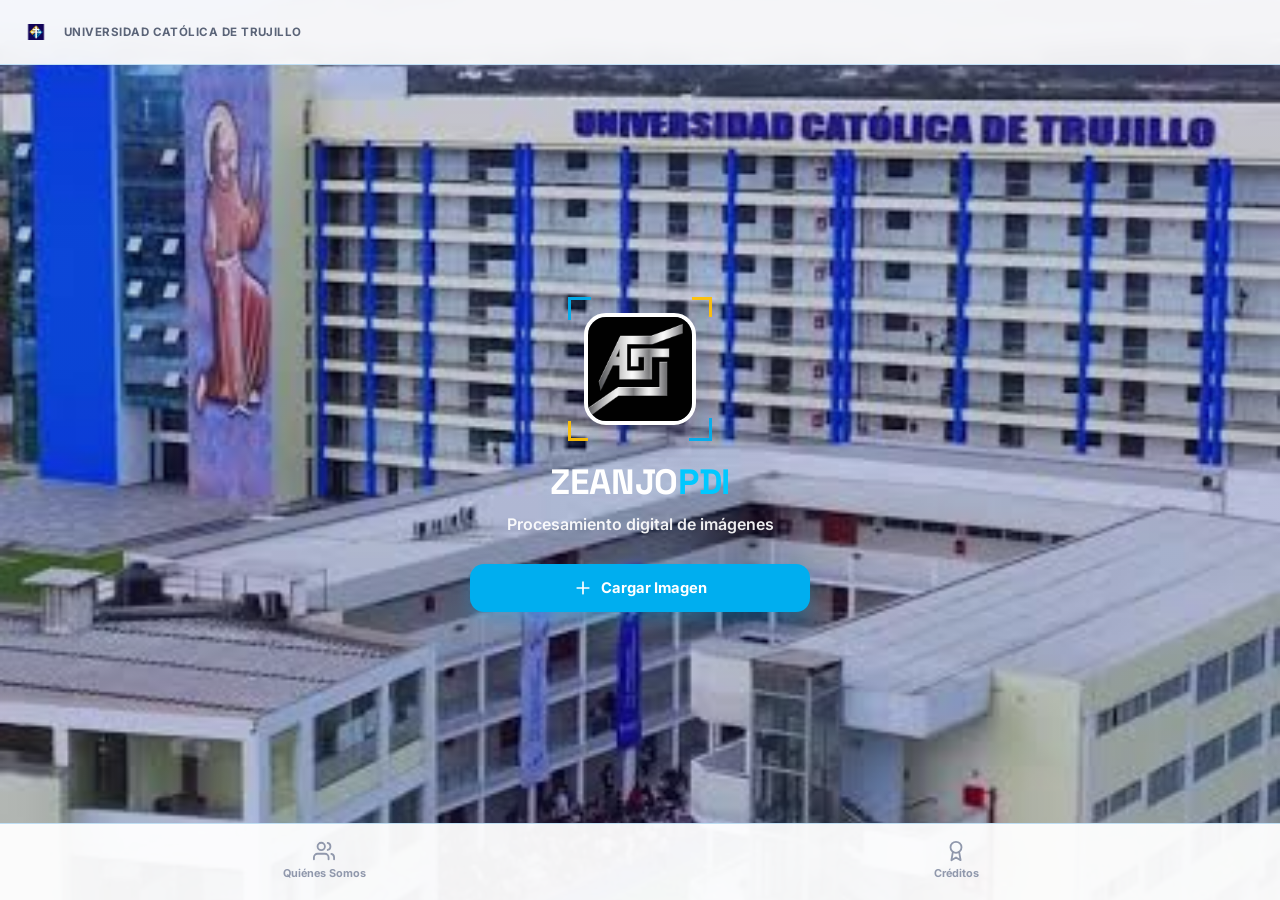
<file: index.html>
<!DOCTYPE html>
<html lang="es">
<head>
    <meta charset="UTF-8">
    <meta name="viewport" content="width=device-width, initial-scale=1.0">
    <title>ZEANJO | Editor PDI</title>
    <link rel="stylesheet" href="css/styles.css">
    <link rel="manifest" href="manifest.json">
    <link rel="icon" href="img/icon.png">

    <meta name="theme-color" content="#0F172A">

    <meta name="mobile-web-app-capable" content="yes">
    <meta name="apple-mobile-web-app-capable" content="yes">
    <meta name="apple-mobile-web-app-status-bar-style" content="black-translucent">
    <meta name="apple-mobile-web-app-title" content="ZEANJO">
    <link rel="apple-touch-icon" href="img/icon.png">
</head>
<body>
    <div id="splash-screen">
        <img src="img/logo-app.jpg" alt="ZEANJO" class="splash-logo">
        <h1 class="splash-title">ZEANJO<span class="splash-accent">PDI</span></h1>
        <div class="splash-loader"></div>
    </div>
    <div class="fondo-tecnologico">
        <header class="top-bar">
            <img src="img/logo-uct.png" alt="Logo UCT" class="logo-uct">
            <span class="uni-name">Universidad Católica de Trujillo</span>
        </header>

        <main class="content-center">
            <div class="logo-frame viewfinder">
                <span class="vf-tr"></span><span class="vf-bl"></span>
                <img src="img/logo-app.jpg" alt="Logotipo Zeanjo" class="logo-main">
            </div>

            <h1 class="app-title">ZEANJO<span class="accent">PDI</span></h1>
            <p class="app-subtitle">Procesamiento digital de imágenes</p>

            <div class="action-stack">
                <button onclick="toggleMenuCarga()" class="btn btn-primary">
                    <svg class="icon" viewBox="0 0 24 24"><path d="M12 5v14M5 12h14"/></svg>
                    Cargar Imagen
                </button>

                <div id="menuCarga" style="display:none;">
                    <button onclick="iniciarCamaraInicio()" class="card card-navy">
                        <span class="ic"><svg class="icon" viewBox="0 0 24 24"><path d="M23 19a2 2 0 0 1-2 2H3a2 2 0 0 1-2-2V8a2 2 0 0 1 2-2h4l2-3h6l2 3h4a2 2 0 0 1 2 2Z"/><circle cx="12" cy="13" r="4"/></svg></span>
                        Abrir Cámara
                    </button>
                    <button onclick="document.getElementById('inputArchivo').click()" class="card card-blue">
                        <span class="ic"><svg class="icon" viewBox="0 0 24 24"><path d="M21 15v4a2 2 0 0 1-2 2H5a2 2 0 0 1-2-2v-4"/><path d="M17 8l-5-5-5 5"/><path d="M12 3v12"/></svg></span>
                        Subir Archivo
                    </button>
                    <button onclick="procesarURL()" class="card card-gold">
                        <span class="ic"><svg class="icon" viewBox="0 0 24 24"><path d="M10 13a5 5 0 0 0 7.54.54l3-3a5 5 0 0 0-7.07-7.07l-1.72 1.71"/><path d="M14 11a5 5 0 0 0-7.54-.54l-3 3a5 5 0 0 0 7.07 7.07l1.71-1.71"/></svg></span>
                        Desde URL
                    </button>
                </div>
            </div>

            <input type="file" id="inputArchivo" accept="image/*" style="display: none;" onchange="cargarImagen(event)">
        </main>

        <footer class="bottom-nav">
            <div class="nav-item" onclick="window.location.href='quienes.html'">
                <svg class="icon" viewBox="0 0 24 24"><path d="M17 21v-2a4 4 0 0 0-4-4H5a4 4 0 0 0-4 4v2"/><circle cx="9" cy="7" r="4"/><path d="M23 21v-2a4 4 0 0 0-3-3.87"/><path d="M16 3.13a4 4 0 0 1 0 7.75"/></svg>
                Quiénes Somos
            </div>
            <div class="nav-item" onclick="window.location.href='creditos.html'">
                <svg class="icon" viewBox="0 0 24 24"><circle cx="12" cy="8" r="6"/><path d="M15.5 13.5 17 22l-5-3-5 3 1.5-8.5"/></svg>
                Créditos
            </div>
        </footer>
    </div>
    
    <script>
    window.addEventListener("load", () => {
        const splash = document.getElementById("splash-screen");
        setTimeout(() => {
            splash.classList.add("splash-hidden");
            setTimeout(() => splash.remove(), 500);
        }, 800);
    });
    </script>

    <script src="js/main.js"></script>
    <script>
    if ("serviceWorker" in navigator) {
        window.addEventListener("load", () => {
            navigator.serviceWorker.register("./sw.js")
                .then(() => console.log("Service Worker registrado"))
                .catch(error => console.log("Error:", error));
        });
    }
    </script>
</body>
</html>
</file>
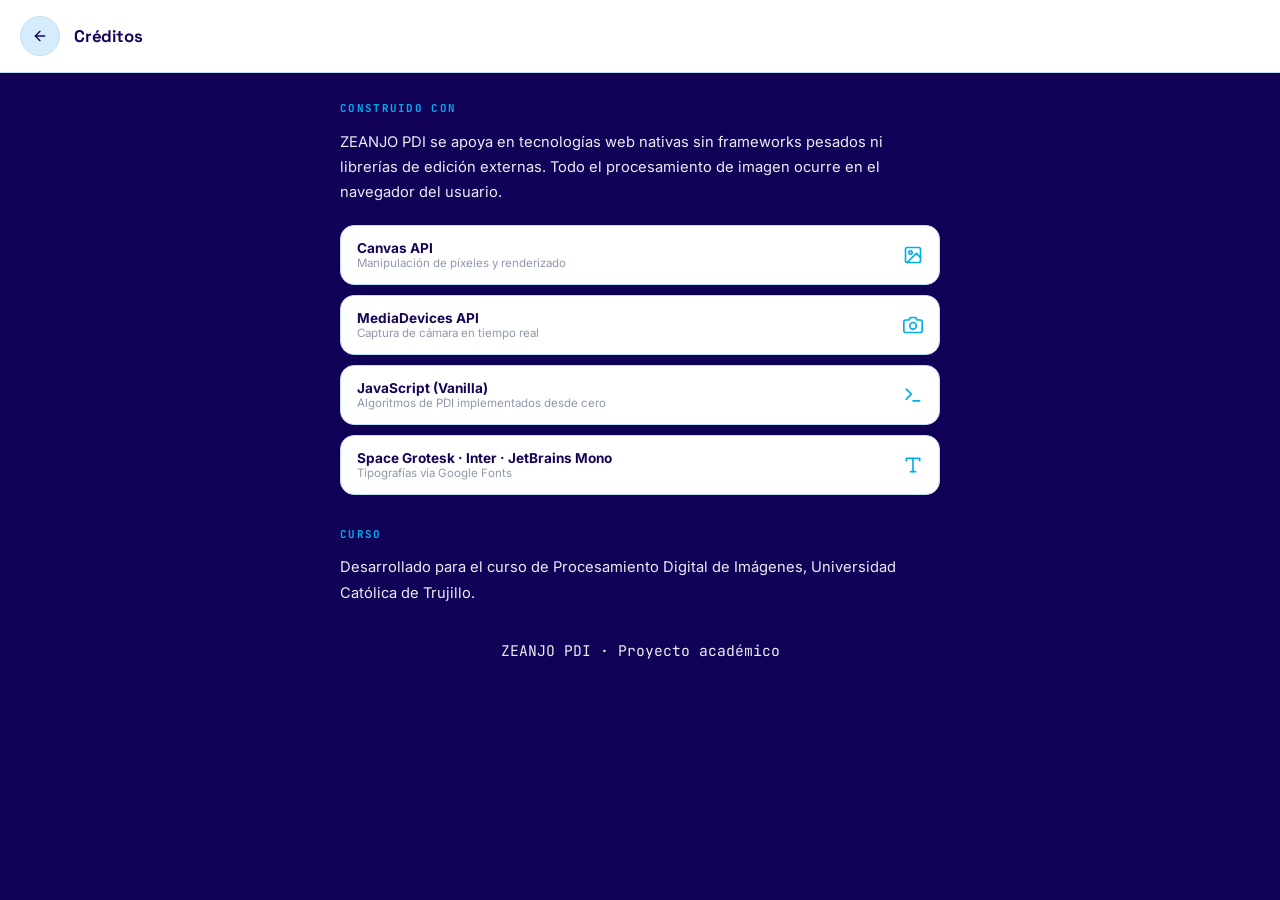
<file: creditos.html>
<!DOCTYPE html>
<html lang="es">
<head>
    <meta charset="UTF-8">
    <meta name="viewport" content="width=device-width, initial-scale=1.0">
    <title>Créditos | ZEANJO</title>
    <link rel="stylesheet" href="css/styles.css">

    <link rel="icon" href="img/icon.jpg">
</head>
<body>
    <div class="page">
        <header class="page-header">
            <a href="index.html" class="back-link">
                <svg class="icon icon-sm" viewBox="0 0 24 24"><path d="M19 12H5"/><path d="M12 19l-7-7 7-7"/></svg>
            </a>
            <h1>Créditos</h1>
        </header>

        <main class="page-body">
            <span class="eyebrow">Construido con</span>
            <p>ZEANJO PDI se apoya en tecnologías web nativas sin frameworks pesados ni librerías de edición externas. Todo el procesamiento de imagen ocurre en el navegador del usuario.</p>

            <div class="credit-list">
                <div class="credit-row">
                    <div>
                        <div class="name">Canvas API</div>
                        <div class="desc">Manipulación de píxeles y renderizado</div>
                    </div>
                    <svg class="icon" viewBox="0 0 24 24"><rect x="3" y="3" width="18" height="18" rx="2"/><circle cx="9" cy="9" r="2"/><path d="M21 15l-5-5L5 21"/></svg>
                </div>
                <div class="credit-row">
                    <div>
                        <div class="name">MediaDevices API</div>
                        <div class="desc">Captura de cámara en tiempo real</div>
                    </div>
                    <svg class="icon" viewBox="0 0 24 24"><path d="M23 19a2 2 0 0 1-2 2H3a2 2 0 0 1-2-2V8a2 2 0 0 1 2-2h4l2-3h6l2 3h4a2 2 0 0 1 2 2Z"/><circle cx="12" cy="13" r="4"/></svg>
                </div>
                <div class="credit-row">
                    <div>
                        <div class="name">JavaScript (Vanilla)</div>
                        <div class="desc">Algoritmos de PDI implementados desde cero</div>
                    </div>
                    <svg class="icon" viewBox="0 0 24 24"><path d="M4 17l6-6-6-6"/><path d="M12 19h8"/></svg>
                </div>
                <div class="credit-row">
                    <div>
                        <div class="name">Space Grotesk · Inter · JetBrains Mono</div>
                        <div class="desc">Tipografías vía Google Fonts</div>
                    </div>
                    <svg class="icon" viewBox="0 0 24 24"><path d="M4 7V4h16v3"/><path d="M9 20h6"/><path d="M12 4v16"/></svg>
                </div>
            </div>

            <span class="eyebrow" style="margin-top:32px; display:block;">Curso</span>
            <p>Desarrollado para el curso de Procesamiento Digital de Imágenes, Universidad Católica de Trujillo.</p>

            <p class="footnote">ZEANJO PDI · Proyecto académico</p>
        </main>
    </div>
    <script>
    if ("serviceWorker" in navigator) {
        window.addEventListener("load", () => {
            navigator.serviceWorker.register("./sw.js")
                .then(() => console.log("Service Worker registrado"))
                .catch(error => console.log("Error:", error));
        });
    }
    </script>
</body>
</html>
</file>
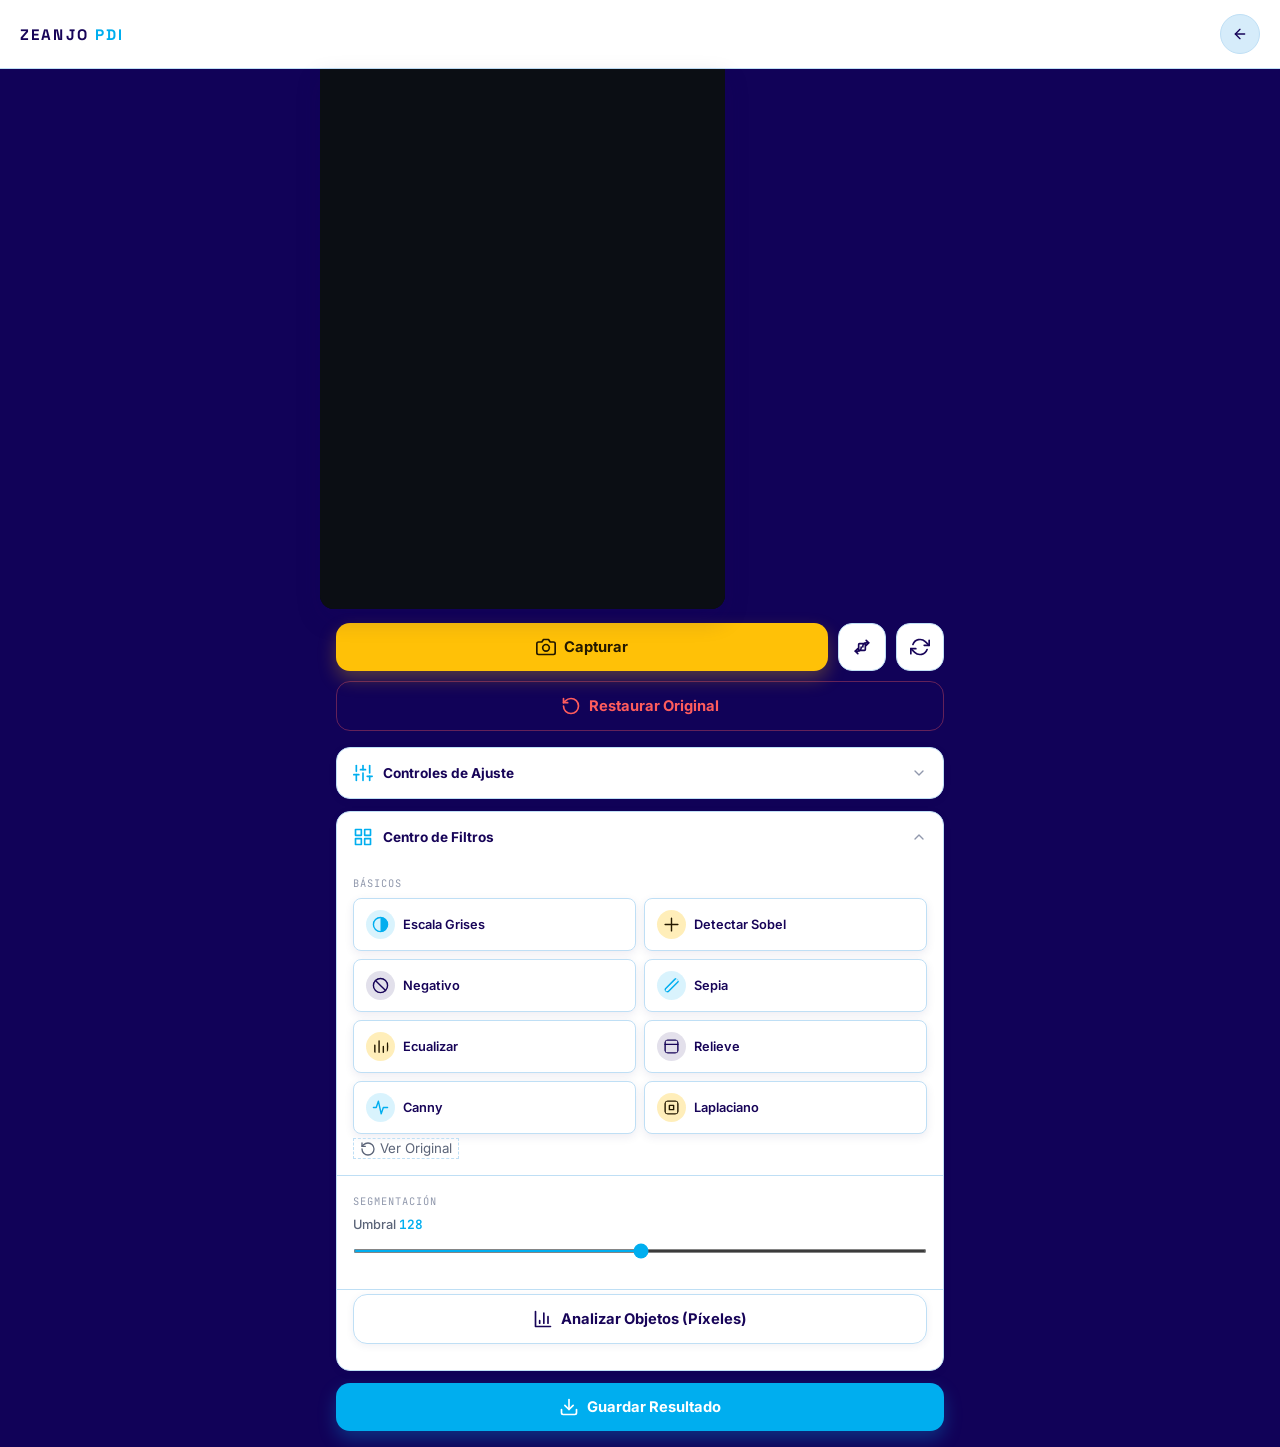
<file: editor.html>
<!DOCTYPE html>
<html lang="es">
<head>
    <meta charset="UTF-8">
    <meta name="viewport" content="width=device-width, initial-scale=1.0">
    <title>ZEANJO | Editor PDI</title>
    <link rel="stylesheet" href="css/styles.css">

    <link rel="icon" href="img/icon.jpg">
</head>
<body onload="iniciarCamara()">
    <header class="navbar">
        <h1>ZEANJO <span class="accent">PDI</span></h1>
        <a href="index.html" class="back-link" title="Volver al inicio">
            <svg class="icon icon-sm" viewBox="0 0 24 24"><path d="M19 12H5"/><path d="M12 19l-7-7 7-7"/></svg>
        </a>
    </header>

    <main class="app-container">
        <div id="canvas-container">
            <video id="video-preview" autoplay playsinline></video>
            <canvas id="image-canvas"></canvas>
        </div>

        <div class="capture-row">
            <button onclick="capturarImagen()" class="btn btn-gold">
                <svg class="icon" viewBox="0 0 24 24"><path d="M23 19a2 2 0 0 1-2 2H3a2 2 0 0 1-2-2V8a2 2 0 0 1 2-2h4l2-3h6l2 3h4a2 2 0 0 1 2 2Z"/><circle cx="12" cy="13" r="4"/></svg>
                Capturar
            </button>
            <button onclick="cambiarCamara()" class="btn btn-icon" title="Cambiar cámara">
                <svg class="icon" viewBox="0 0 24 24">
                    <path d="M17 10l3-3-3-3"/>
                    <path d="M7 14l-3 3 3 3"/>
                    <path d="M20 7h-3a4 4 0 0 0-4 4v1"/>
                    <path d="M4 17h3a4 4 0 0 0 4-4v-1"/>
                    <rect x="8" y="8" width="8" height="8" rx="1"/>
                </svg>
            </button>
            <button onclick="location.reload()" class="btn btn-icon" title="Reiniciar cámara">
                <svg class="icon" viewBox="0 0 24 24"><path d="M23 4v6h-6"/><path d="M1 20v-6h6"/><path d="M3.51 9a9 9 0 0 1 14.85-3.36L23 10M1 14l4.64 4.36A9 9 0 0 0 20.49 15"/></svg>
            </button>
        </div>
        <button onclick="resetImagen()" class="btn btn-danger" style="margin-bottom:16px;">
            <svg class="icon" viewBox="0 0 24 24"><path d="M3 12a9 9 0 1 0 9-9 9.75 9.75 0 0 0-6.74 2.74L3 8"/><path d="M3 3v5h5"/></svg>
            Restaurar Original
        </button>

        <details class="category">
            <summary class="category-title">
                <svg class="icon" viewBox="0 0 24 24"><path d="M4 21v-7"/><path d="M4 10V3"/><path d="M12 21v-9"/><path d="M12 8V3"/><path d="M20 21v-5"/><path d="M20 12V3"/><path d="M1 14h6"/><path d="M9 8h6"/><path d="M17 16h6"/></svg>
                Controles de Ajuste
                <svg class="icon icon-sm chev" viewBox="0 0 24 24"><path d="M6 9l6 6 6-6"/></svg>
            </summary>
            <div class="filter-group">
                <label>Brillo <span id="valBrillo">0</span></label>
                <input type="range" id="sliderBrillo" min="-100" max="100" value="0" oninput="actualizarFiltros()">

                <label>Contraste <span id="valContraste">1</span></label>
                <input type="range" id="sliderContraste" min="0.5" max="3" step="0.1" value="1" oninput="actualizarFiltros()">

                <label>Suavizado <span id="valBlur">0</span></label>
                <input type="range" id="sliderBlur" min="0" max="10" value="0" oninput="actualizarFiltros()">
            </div>
        </details>

        <details class="category" open>
            <summary class="category-title">
                <svg class="icon" viewBox="0 0 24 24"><rect x="3" y="3" width="7" height="7"/><rect x="14" y="3" width="7" height="7"/><rect x="14" y="14" width="7" height="7"/><rect x="3" y="14" width="7" height="7"/></svg>
                Centro de Filtros
                <svg class="icon icon-sm chev" viewBox="0 0 24 24"><path d="M6 9l6 6 6-6"/></svg>
            </summary>

            <div class="filter-group">
                <p class="group-label">Básicos</p>
                <div class="contenedor-botones">
                    <button class="btn-filtro" onclick="aplicarEscalaGrises()">
                        <svg class="icon" viewBox="0 0 24 24"><circle cx="12" cy="12" r="10"/><path d="M12 2a10 10 0 0 1 0 20Z" fill="currentColor" stroke="none"/></svg>
                        Escala Grises
                    </button>
                    <button class="btn-filtro" onclick="aplicarSobel()">
                        <svg class="icon" viewBox="0 0 24 24"><path d="M3 12h18M12 3v18"/></svg>
                        Detectar Sobel
                    </button>
                    <button class="btn-filtro" onclick="aplicarNegativo()">
                        <svg class="icon" viewBox="0 0 24 24"><circle cx="12" cy="12" r="10"/><path d="M4.9 4.9l14.2 14.2"/></svg>
                        Negativo
                    </button>
                    <button class="btn-filtro" onclick="aplicarSepia()">
                        <svg class="icon" viewBox="0 0 24 24"><path d="M17 3a2.85 2.83 0 1 1 4 4L7.5 20.5 2 22l1.5-5.5Z"/></svg>
                        Sepia
                    </button>
                    <button class="btn-filtro" onclick="aplicarEcualizacion()">
                        <svg class="icon" viewBox="0 0 24 24"><path d="M4 20V10M10 20V4M16 20v-8M22 20V7"/></svg>
                        Ecualizar
                    </button>
                    <button class="btn-filtro" onclick="aplicarRelieve()">
                        <svg class="icon" viewBox="0 0 24 24"><path d="M3 3h18v18H3z"/><path d="M3 9h18"/></svg>
                        Relieve
                    </button>
                    <button class="btn-filtro" onclick="aplicarCannySimplificado()">
                        <svg class="icon" viewBox="0 0 24 24"><path d="M2 12h4l3-9 4 18 3-9h6"/></svg>
                        Canny
                    </button>
                    <button class="btn-filtro" onclick="aplicarLaplaciano()">
                        <svg class="icon" viewBox="0 0 24 24"><rect x="3" y="3" width="18" height="18" rx="2"/><path d="M9 9h6v6H9z"/></svg>
                        Laplaciano
                    </button>
                </div>
                <button class="btn-original" onclick="restaurarImagenOriginal()">
                    <svg class="icon icon-sm" viewBox="0 0 24 24"><path d="M3 12a9 9 0 1 0 9-9 9.75 9.75 0 0 0-6.74 2.74L3 8"/><path d="M3 3v5h5"/></svg>
                    Ver Original
                </button>
            </div>

            <div class="filter-group">
                <p class="group-label">Segmentación</p>
                <label>Umbral <span id="valUmbral">128</span></label>
                <input type="range" id="sliderUmbral" min="0" max="255" value="128" oninput="aplicarUmbral()">
            </div>

            <div class="filter-group analisis-box">
                <button onclick="analizarImagen()" class="btn btn-outline">
                    <svg class="icon" viewBox="0 0 24 24"><path d="M3 3v18h18"/><path d="M18 17V9M13 17V5M8 17v-3"/></svg>
                    Analizar Objetos (Píxeles)
                </button>
                <div id="resultadoAnalisis"></div>
            </div>
        </details>

        <div class="export-container">
            <div class="dropdown">
                <button class="btn btn-primary" onclick="toggleMenu()">
                    <svg class="icon" viewBox="0 0 24 24"><path d="M21 15v4a2 2 0 0 1-2 2H5a2 2 0 0 1-2-2v-4"/><path d="M7 10l5 5 5-5"/><path d="M12 15V3"/></svg>
                    Guardar Resultado
                </button>
                <div id="formatMenu" class="dropdown-content">
                    <a onclick="descargarImagen('png')">PNG · Alta calidad</a>
                    <a onclick="descargarImagen('jpeg')">JPEG · Ligero</a>
                    <a onclick="descargarImagen('webp')">WebP · Moderno</a>
                    <a onclick="descargarImagen('bmp')">BMP · Raw</a>
                    <a onclick="descargarImagen('tiff')">TIFF · Profesional</a>
                </div>
            </div>
        </div>
    </main>

    <script src="js/main.js"></script>
    <script>
    window.onload = function() {
        const imagenData = localStorage.getItem('imagenParaEditar');
        if (imagenData) {
            const canvas = document.getElementById('image-canvas');
            const ctx = canvas.getContext('2d');
            const img = new Image();

            img.onload = function() {
                canvas.width = img.width;
                canvas.height = img.height;
                ctx.drawImage(img, 0, 0);
                imagenOriginal = ctx.getImageData(0, 0, canvas.width, canvas.height);
                document.getElementById('video-preview').style.display = 'none';
                ajustarProporcionContenedor(img.width, img.height);
            };
            img.src = imagenData;
            localStorage.removeItem('imagenParaEditar');
        } else {
            iniciarCamara();
        }
    };
    </script>
    <script>
    if ("serviceWorker" in navigator) {
        window.addEventListener("load", () => {
            navigator.serviceWorker.register("./sw.js")
                .then(() => console.log("Service Worker registrado"))
                .catch(error => console.log("Error:", error));
        });
    }
    </script>
    
</body>
</html>
</file>
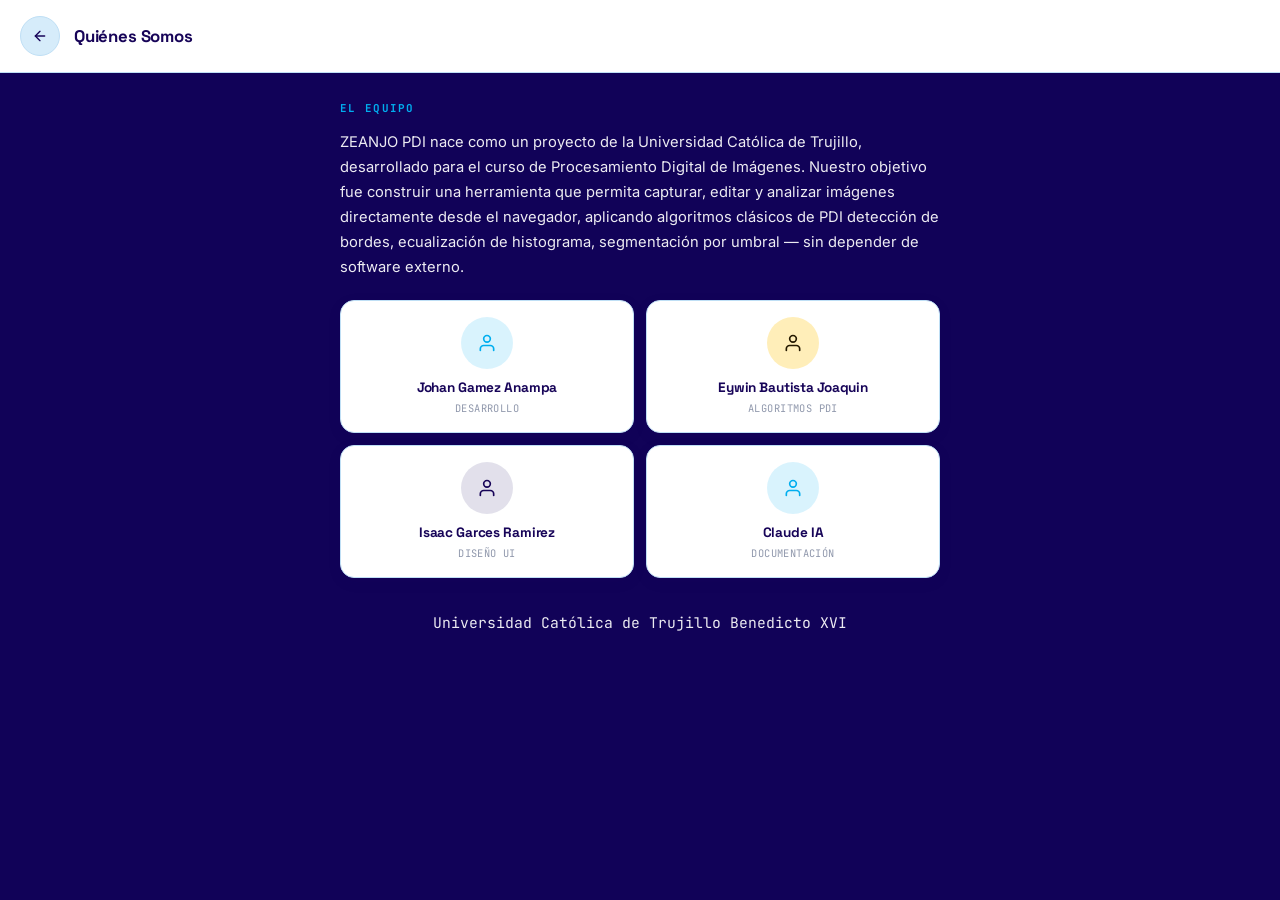
<file: quienes.html>
<!DOCTYPE html>
<html lang="es">
<head>
    <meta charset="UTF-8">
    <meta name="viewport" content="width=device-width, initial-scale=1.0">
    <title>Quiénes Somos | ZEANJO</title>
    <link rel="stylesheet" href="css/styles.css">

    <link rel="icon" href="img/icon.jpg">
</head>
<body>
    <div class="page">
        <header class="page-header">
            <a href="index.html" class="back-link">
                <svg class="icon icon-sm" viewBox="0 0 24 24"><path d="M19 12H5"/><path d="M12 19l-7-7 7-7"/></svg>
            </a>
            <h1>Quiénes Somos</h1>
        </header>

        <main class="page-body">
            <span class="eyebrow">El equipo</span>
            <p>
                ZEANJO PDI nace como un proyecto de la Universidad Católica de Trujillo, desarrollado
                para el curso de Procesamiento Digital de Imágenes. Nuestro objetivo fue construir una
                herramienta que permita capturar, editar y analizar imágenes directamente desde el
                navegador, aplicando algoritmos clásicos de PDI detección de bordes, ecualización de
                histograma, segmentación por umbral — sin depender de software externo.
            </p>

            <!-- Reemplaza los datos de cada integrante con los reales del equipo -->
            <div class="team-grid">
                <div class="team-card">
                    <div class="team-avatar">
                        <svg class="icon" viewBox="0 0 24 24"><path d="M20 21v-2a4 4 0 0 0-4-4H8a4 4 0 0 0-4 4v2"/><circle cx="12" cy="7" r="4"/></svg>
                    </div>
                    <h3>Johan Gamez Anampa</h3>
                    <span>Desarrollo</span>
                </div>
                <div class="team-card">
                    <div class="team-avatar">
                        <svg class="icon" viewBox="0 0 24 24"><path d="M20 21v-2a4 4 0 0 0-4-4H8a4 4 0 0 0-4 4v2"/><circle cx="12" cy="7" r="4"/></svg>
                    </div>
                    <h3>Eywin Bautista Joaquin</h3>
                    <span>Algoritmos PDI</span>
                </div>
                <div class="team-card">
                    <div class="team-avatar">
                        <svg class="icon" viewBox="0 0 24 24"><path d="M20 21v-2a4 4 0 0 0-4-4H8a4 4 0 0 0-4 4v2"/><circle cx="12" cy="7" r="4"/></svg>
                    </div>
                    <h3>Isaac Garces Ramirez</h3>
                    <span>Diseño UI</span>
                </div>
                <div class="team-card">
                    <div class="team-avatar">
                        <svg class="icon" viewBox="0 0 24 24"><path d="M20 21v-2a4 4 0 0 0-4-4H8a4 4 0 0 0-4 4v2"/><circle cx="12" cy="7" r="4"/></svg>
                    </div>
                    <h3>Claude IA</h3>
                    <span>Documentación</span>
                </div>
            </div>

            <p class="footnote">Universidad Católica de Trujillo Benedicto XVI</p>
        </main>
    </div>
    <script>
    if ("serviceWorker" in navigator) {
        window.addEventListener("load", () => {
            navigator.serviceWorker.register("./sw.js")
                .then(() => console.log("Service Worker registrado"))
                .catch(error => console.log("Error:", error));
        });
    }
    </script>
</body>
</html>
</file>
<file: css/styles.css>
/* ==========================================================================
   ZEANJO PDI — Tema claro y colorido
   Azul como color principal (de las franjas del logo UCT), dorado como
   secundario, índigo como color de marca para texto y algunos bloques.
   El plateado del logo AGT se usa como efecto "cromado" al presionar botones.
   ========================================================================== */

@import url('https://fonts.googleapis.com/css2?family=Space+Grotesk:wght@600;700;800&family=Inter:wght@400;500;600;700&family=JetBrains+Mono:wght@500&display=swap');

:root{
  --bg:         #110258;
  --surface:    #FFFFFF;
  --surface-2:  #D6ECFA;
  --line:       #BFDFF5;

  --ink:        #170458;   /* índigo — texto principal / marca */
  --ink-dim:    #5B6478;
  --ink-faint:  #9098AC;

  --blue:       #00AEEF;   /* AZUL — color principal */
  --blue-ink:   #00212E;
  --gold:       #FFC107;   /* dorado — secundario */
  --gold-ink:   #241900;
  --navy:       #170458;   /* índigo — terciario, bloques y encabezados */
  --danger:     #FF5C5C;

  --chrome: linear-gradient(135deg,#F5F7FA 0%,#C3CAD4 35%,#8891A0 55%,#EAEDF1 100%);

  --f-display: 'Space Grotesk', sans-serif;
  --f-body:    'Inter', sans-serif;
  --f-mono:    'JetBrains Mono', monospace;

  --radius-s: 8px;
  --radius-m: 14px;
  --radius-l: 22px;
}

*{ box-sizing: border-box; }

body{
  margin: 0;
  min-height: 100vh;
  background: var(--bg);
  color: var(--ink);
  font-family: var(--f-body);
  -webkit-font-smoothing: antialiased;
}

h1,h2,h3{ font-family: var(--f-display); margin: 0; letter-spacing: -0.01em; }
a{ color: inherit; }

.icon{ width: 20px; height: 20px; stroke: currentColor; fill: none; stroke-width: 2; stroke-linecap: round; stroke-linejoin: round; flex-shrink: 0; vertical-align: -4px; }
.icon-sm{ width: 16px; height: 16px; }

/* --------------------------------------------------------------------
   Marco tipo visor (firma de marca) — esquinas azul + dorado
   -------------------------------------------------------------------- */
.viewfinder{ position: relative; padding: 16px; display: inline-block; }
.viewfinder::before, .viewfinder::after, .viewfinder .vf-tr, .viewfinder .vf-bl{
  content: ""; position: absolute; width: 20px; height: 20px; border-width: 3px; border-style: solid; opacity: .95;
}
.viewfinder::before{ top:0; left:0; border-right:none; border-bottom:none; border-color: var(--blue); }
.viewfinder::after{ bottom:0; right:0; border-left:none; border-top:none; border-color: var(--blue); }
.viewfinder .vf-tr{ top:0; right:0; border-left:none; border-bottom:none; border-color: var(--gold); }
.viewfinder .vf-bl{ bottom:0; left:0; border-right:none; border-top:none; border-color: var(--gold); }

/* --------------------------------------------------------------------
   Botones — el press/active usa el efecto cromado del logo AGT
   -------------------------------------------------------------------- */
button{ font-family: var(--f-body); }

.btn{
  display: inline-flex; align-items: center; justify-content: center; gap: 8px;
  border: none; border-radius: var(--radius-m); padding: 14px 20px;
  font-size: .92rem; font-weight: 700; cursor: pointer; width: 100%;
  transition: transform .12s ease, filter .12s ease, background .15s ease;
}
.btn:active{ background: var(--chrome) !important; color: var(--ink) !important; transform: scale(.97); }

.btn-primary{ background: var(--blue); color: #fff; box-shadow: 0 8px 18px rgba(0,174,239,.28); }
.btn-navy{ background: var(--navy); color: #fff; box-shadow: 0 8px 18px rgba(23,4,88,.24); }
.btn-gold{ background: var(--gold); color: var(--gold-ink); box-shadow: 0 8px 18px rgba(255,193,7,.28); }

.btn-outline{ background: var(--surface); color: var(--ink); border: 1.5px solid var(--line); box-shadow: 0 2px 8px rgba(23,4,88,.06); }
.btn-outline:hover{ border-color: var(--blue); color: var(--blue); }

.btn-danger{ background: transparent; color: var(--danger); border: 1.5px solid rgba(255,92,92,.35); }
.btn-danger:hover{ background: rgba(255,92,92,.08); }

.btn-icon{ width: 48px; flex: none; padding: 0; height: 48px; background: var(--surface); color: var(--ink); border: 1.5px solid var(--line); }

/* ==========================================================================
   INDEX — inicio
   ========================================================================== */
.fondo-tecnologico{
  position: relative; min-height: 100vh; display: flex; flex-direction: column;
  background:
    linear-gradient(rgba(26,10,106,0.15), rgba(16,6,82,0.20)),
    url('../img/uct.jfif');
  background-size: cover; background-position: center; background-attachment: fixed;
}

.top-bar{
  display: flex; align-items: center; gap: 12px; padding: 16px 20px;
  background: rgba(255,255,255,.92); backdrop-filter: blur(8px);
  border-bottom: 1px solid var(--line);
}
.logo-uct{ width: 32px; height: 32px; object-fit: contain; }
.uni-name{ font-size: .72rem; font-weight: 700; letter-spacing: .04em; text-transform: uppercase; color: var(--ink-dim); }

.content-center{
  flex: 1; display: flex; flex-direction: column; align-items: center; justify-content: center;
  padding: 36px 22px 30px; text-align: center;
}

.logo-frame{ display: inline-block; margin-bottom: 18px; }
.logo-main{
  width: 112px; height: 112px; border-radius: var(--radius-l); object-fit: cover; display: block;
  box-shadow: 0 14px 30px rgba(23,4,88,.2); border: 4px solid #fff;
}

.app-title{ font-size:2.2rem; font-weight:800; color:#fff; }
.app-title .accent{ color:#00C8FF; }
.app-subtitle{ font-size:1rem; font-weight:600; color:rgba(255,255,255,.92); margin:10px 0 30px; }

.action-stack{ width: 100%; max-width: 340px; display: flex; flex-direction: column; gap: 12px; }

#menuCarga{
  width: 100%; max-width: 340px; margin-top: 4px;
  display: flex; flex-direction: column; gap: 10px;
}
#menuCarga .card{
  border: none; border-radius: var(--radius-m); padding: 15px 16px;
  display: flex; align-items: center; gap: 12px; text-align: left; cursor: pointer;
  font-weight: 700; font-size: .9rem;
}
.card-navy{ background: var(--navy); color: #fff; box-shadow: 0 8px 18px rgba(23,4,88,.22); }
.card-blue{ background: var(--blue); color: #fff; box-shadow: 0 8px 18px rgba(0,174,239,.24); }
.card-gold{ background: var(--gold); color: var(--gold-ink); box-shadow: 0 8px 18px rgba(255,193,7,.26); }
#menuCarga .card .ic{ width: 38px; height: 38px; border-radius: 10px; display:flex; align-items:center; justify-content:center; background: rgba(255,255,255,.22); flex-shrink:0; }
.card-gold .ic{ background: rgba(0,0,0,.1); }

.bottom-nav{
  display: flex; background: rgba(255,255,255,.95); border-top: 1px solid var(--line); padding: 6px 8px 10px;
}
.nav-item{
  flex: 1; display: flex; flex-direction: column; align-items: center; gap: 4px;
  padding: 10px 6px; cursor: pointer; color: var(--ink-faint); font-size: .68rem; font-weight: 700;
  border-radius: var(--radius-m); transition: background .12s ease, color .12s ease;
}
.nav-item:hover, .nav-item:focus-visible{ color: var(--blue); background: var(--surface-2); }
.nav-item .icon{ width: 22px; height: 22px; }

/* ==========================================================================
   EDITOR
   ========================================================================== */
.navbar{
  display: flex; align-items: center; justify-content: space-between; padding: 14px 20px;
  background: var(--surface); border-bottom: 1px solid var(--line);
}
.navbar h1{ font-size: .95rem; letter-spacing: .14em; color: var(--ink); }
.navbar h1 .accent{ color: var(--blue); }

.app-container{ padding: 0 16px 16px; max-width: 640px; margin: 0 auto; }

/* El canvas se queda fijo arriba mientras se hace scroll a los filtros */
#canvas-container{
  position: sticky; top: 0; z-index: 20;
  background: #0B0E14;
  border-radius: 0 0 var(--radius-m) var(--radius-m);
  box-shadow: 0 10px 24px rgba(23,4,88,.18);
  aspect-ratio: 3 / 4;
  max-height: 60vh;
  overflow: hidden;
  margin: 0 -16px 14px;
}
canvas, video{
  position: absolute;
  top: 0; left: 0;
  width: 100%;
  height: 100%;
  object-fit: contain;
  background: #0B0E14;
}

.capture-row{ display: flex; gap: 10px; margin: 14px 0 10px; }

.category{
  background: var(--surface); border: 1px solid var(--line); border-radius: var(--radius-m);
  margin-bottom: 12px; overflow: hidden; box-shadow: 0 2px 10px rgba(23,4,88,.05);
}
.category-title{
  display: flex; align-items: center; gap: 10px; padding: 15px 16px;
  font-size: .85rem; font-weight: 700; color: var(--ink); cursor: pointer; list-style: none;
}
.category-title::-webkit-details-marker{ display: none; }
.category-title .icon{ color: var(--blue); }
.category-title .chev{ margin-left: auto; color: var(--ink-faint); transition: transform .15s ease; }
details[open] .chev{ transform: rotate(180deg); }

.filter-group{ padding: 4px 16px 16px; border-top: 1px solid var(--line); }
.filter-group:first-of-type{ border-top: none; padding-top: 0; }

.group-label{ font-family: var(--f-mono); font-size: .65rem; letter-spacing: .1em; text-transform: uppercase; color: var(--ink-faint); margin: 14px 0 8px; }

label{ font-size: .8rem; color: var(--ink-dim); display: block; margin-bottom: 4px; font-weight: 500; }
label span{ font-family: var(--f-mono); color: var(--blue); font-weight: 600; }

input[type=range]{ width: 100%; margin: 4px 0 16px; accent-color: var(--blue); height: 4px; }

.contenedor-botones{ display: grid; grid-template-columns: 1fr 1fr; gap: 8px; }
.btn-filtro{
  display: flex; align-items: center; gap: 8px; color: var(--ink); background: var(--surface);
  border: 1.5px solid var(--line); padding: 11px 12px; border-radius: var(--radius-s); cursor: pointer;
  font-size: .8rem; font-weight: 600; height: auto; width: auto; margin: 0;
  box-shadow: 0 3px 10px rgba(23,4,88,.08);
  transition: border-color .12s ease, transform .1s ease;
}
.btn-filtro:hover{ border-color: var(--blue); transform: translateY(-1px); }
.btn-filtro .icon{ width: 17px; height: 17px; padding: 6px; box-sizing: content-box; border-radius: 50%; color: var(--blue); background: rgba(0,174,239,.15); }
.btn-filtro:nth-child(3n+2) .icon{ color: var(--gold-ink); background: rgba(255,193,7,.28); }
.btn-filtro:nth-child(3n+3) .icon{ color: var(--navy); background: rgba(23,4,88,.12); }

.btn-original{
  grid-column: 1 / -1; justify-content: center; background: transparent;
  border: 1.5px dashed var(--line); color: var(--ink-dim); margin-top: 4px;
}
.btn-original:hover{ border-color: var(--danger); color: var(--danger); }

.analisis-box{ margin-top: 4px; }
#resultadoAnalisis{ margin-top: 10px; font-family: var(--f-mono); font-size: .78rem; color: var(--ink-dim); text-align: left; line-height: 1.6; }
#resultadoAnalisis strong{ color: var(--ink); }

.export-container{ position: relative; margin-top: 4px; }
.dropdown-content{
  display: none; position: absolute; bottom: calc(100% + 8px); left: 0; width: 100%;
  background: var(--surface); border: 1px solid var(--line); border-radius: var(--radius-m);
  overflow: hidden; box-shadow: 0 16px 32px rgba(23,4,88,.18);
}
.dropdown-content a{
  display: flex; align-items: center; gap: 10px; padding: 13px 16px; color: var(--ink);
  text-decoration: none; cursor: pointer; font-size: .85rem; font-weight: 600; border-bottom: 1px solid var(--line);
}
.dropdown-content a:last-child{ border-bottom: none; }
.dropdown-content a:hover{ background: var(--surface-2); color: var(--blue); }

/* ==========================================================================
   Páginas internas — Quiénes Somos / Créditos
   ========================================================================== */
.page{ min-height: 100vh; display: flex; flex-direction: column; background: var(--bg); }
.page-header{ display: flex; align-items: center; gap: 14px; padding: 16px 20px; background: var(--surface); border-bottom: 1px solid var(--line); }
.back-link{
  display: flex; align-items: center; justify-content: center; width: 40px; height: 40px; border-radius: 50%;
  background: var(--surface-2); border: 1px solid var(--line); color: var(--ink); text-decoration: none;
}
.back-link:hover{ border-color: var(--blue); color: var(--blue); }
.page-header h1{ font-size: 1.05rem; color: var(--ink); }

.page-body{ padding: 28px 20px 48px; max-width: 640px; margin: 0 auto; width: 100%; }
.page-body p{ color: rgba(255,255,255,0.92); line-height: 1.7; font-size: .92rem; }
.eyebrow{ font-family: var(--f-mono); font-size: .68rem; letter-spacing: .12em; text-transform: uppercase; color: var(--blue); margin-bottom: 8px; display: block; font-weight: 700; }

.team-grid{ display: grid; grid-template-columns: 1fr 1fr; gap: 12px; margin-top: 20px; }
.team-card{ background: var(--surface); border: 1.5px solid var(--line); border-radius: var(--radius-m); padding: 16px; text-align: center; box-shadow: 0 4px 14px rgba(23,4,88,.08); }
.team-avatar{
  width: 52px; height: 52px; border-radius: 50%; background: rgba(0,174,239,.15); border: none;
  display: flex; align-items: center; justify-content: center; margin: 0 auto 10px; color: var(--blue);
}
.team-card:nth-child(3n+2) .team-avatar{ color: var(--gold-ink); background: rgba(255,193,7,.28); }
.team-card:nth-child(3n+3) .team-avatar{ color: var(--navy); background: rgba(23,4,88,.12); }
.team-card h3{ font-size: .85rem; color: var(--ink); }
.team-card span{ font-family: var(--f-mono); font-size: .65rem; color: var(--ink-faint); text-transform: uppercase; letter-spacing: .04em; }

.credit-list{ margin-top: 20px; display: flex; flex-direction: column; gap: 10px; }
.credit-row{
  display: flex; align-items: center; justify-content: space-between; gap: 12px; padding: 14px 16px;
  background: var(--surface); border: 1.5px solid var(--line); border-radius: var(--radius-m); box-shadow: 0 4px 14px rgba(23,4,88,.08);
}
.credit-row .name{ font-size: .85rem; font-weight: 700; color: var(--ink); }
.credit-row .desc{ font-size: .72rem; color: var(--ink-faint); }
.credit-row .icon{ color: var(--blue); }

.footnote{ margin-top: 32px; font-family: var(--f-mono); font-size: .68rem; color: var(--ink-faint); text-align: center; }

@media (min-width: 560px){ .content-center{ padding-top: 50px; } }

/* ==========================================================================
   SPLASH SCREEN
   ========================================================================== */
#splash-screen{
  position: fixed; inset: 0; z-index: 9999;
  display: flex; flex-direction: column; align-items: center; justify-content: center;
  background: var(--bg);
  transition: opacity .5s ease;
}
#splash-screen.splash-hidden{ opacity: 0; pointer-events: none; }

.splash-logo{
  width: 96px; height: 96px; border-radius: var(--radius-l); object-fit: cover;
  box-shadow: 0 14px 30px rgba(23,4,88,.3); border: 4px solid #fff;
  margin-bottom: 20px;
}
.splash-title{ font-size: 1.8rem; font-weight: 800; color: #fff; }
.splash-accent{ color: #00C8FF; }

.splash-loader{
  margin-top: 24px; width: 32px; height: 32px;
  border: 3px solid rgba(255,255,255,.2); border-top-color: var(--blue);
  border-radius: 50%; animation: splash-spin .8s linear infinite;
}
@keyframes splash-spin{ to{ transform: rotate(360deg); } }
</file>
